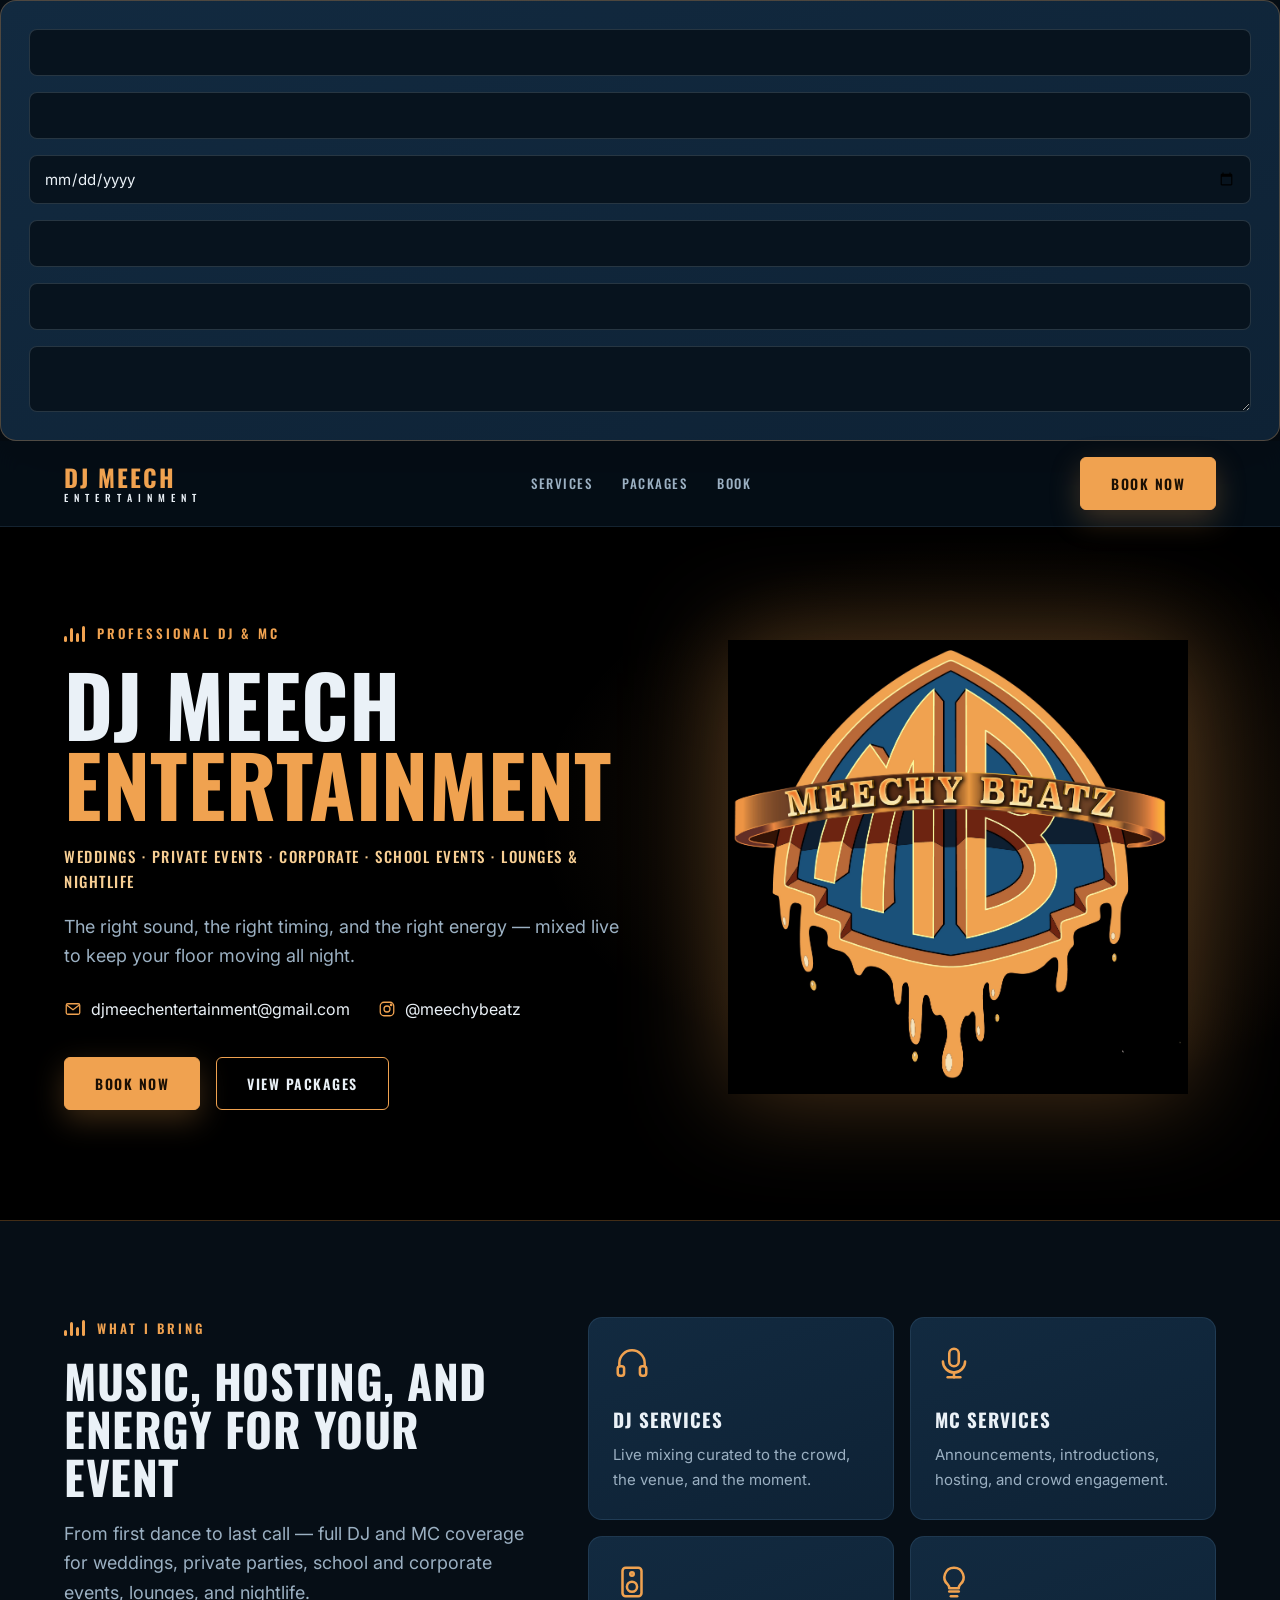
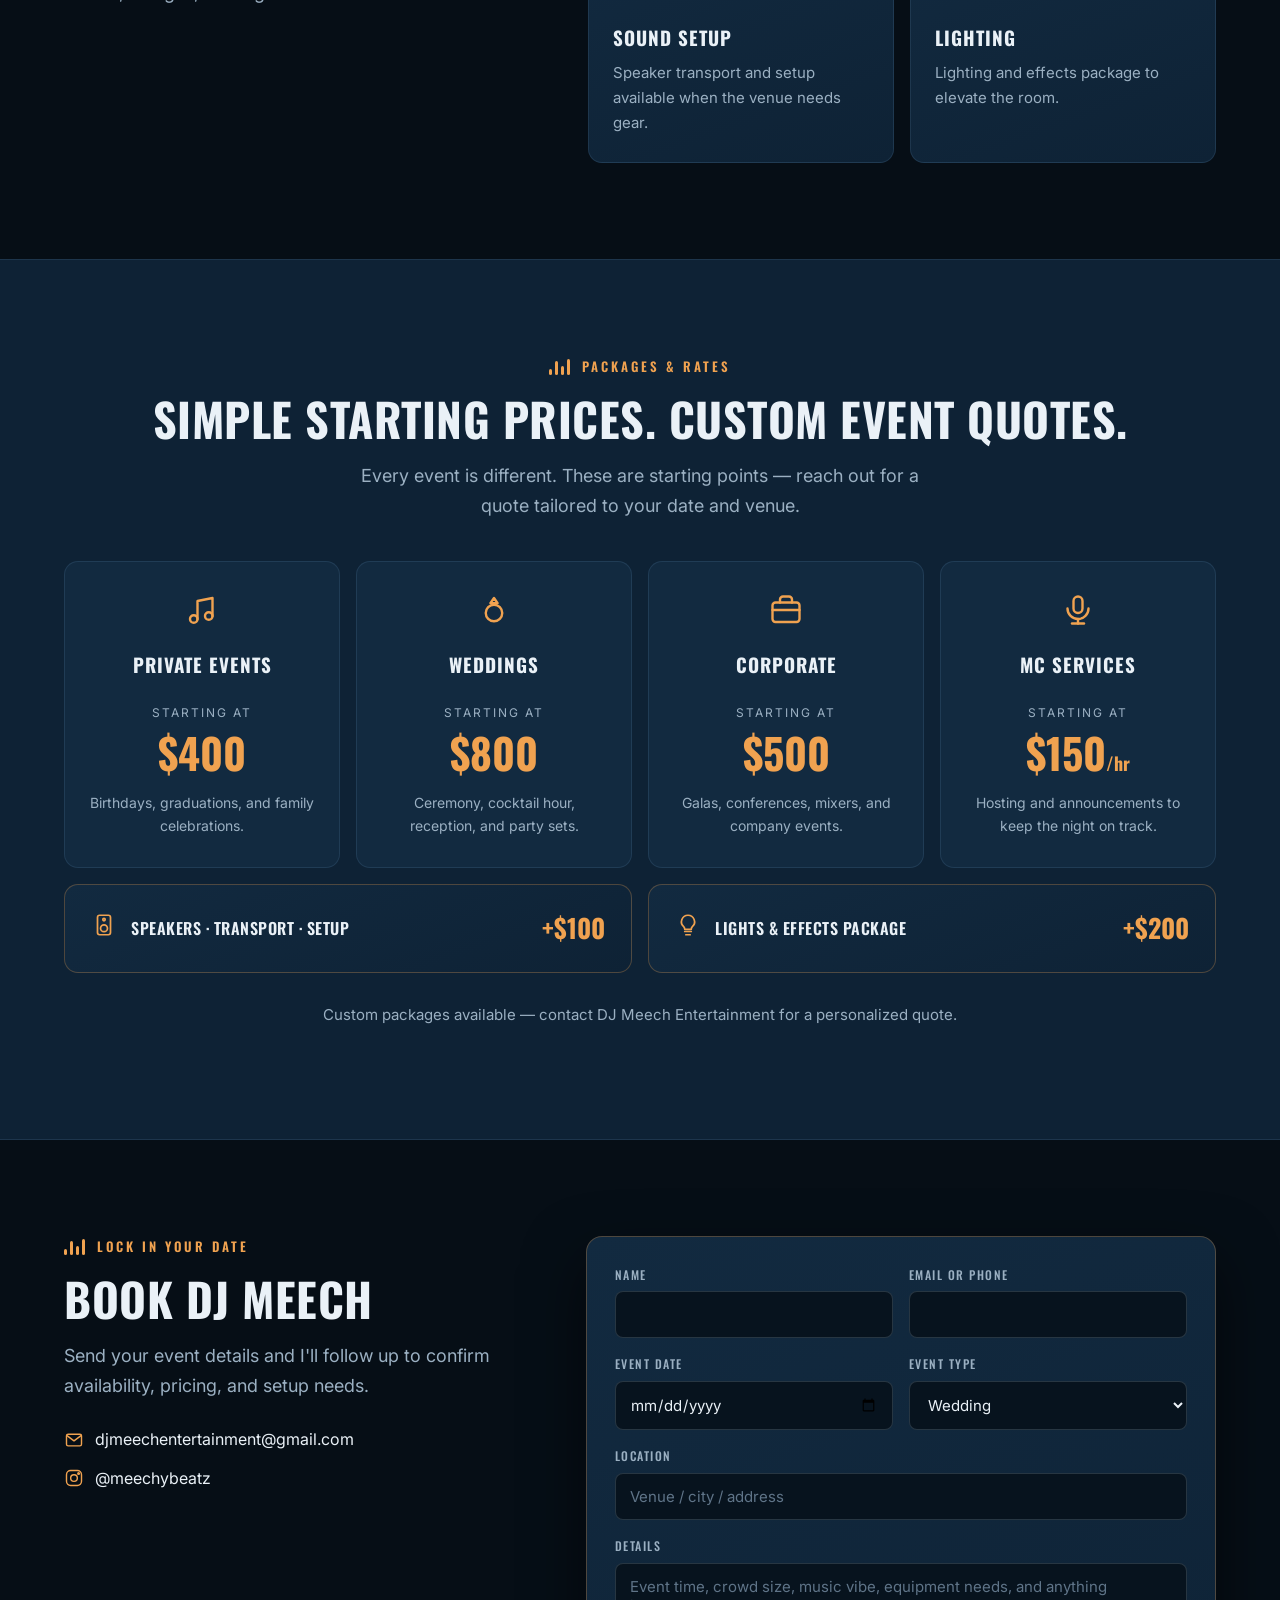
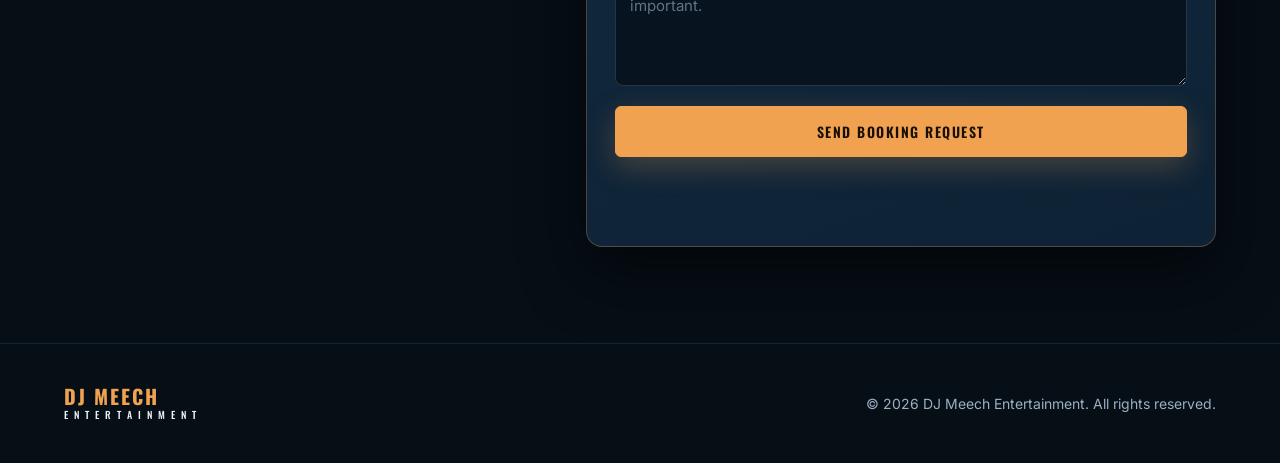
<file: index.html>
<!DOCTYPE html>
<html lang="en">
<head>
  <meta charset="UTF-8" />
  <meta name="viewport" content="width=device-width, initial-scale=1.0" />
  <title>DJ Meech Entertainment | Professional DJ &amp; MC for Weddings, Corporate &amp; Nightlife</title>
  <meta name="description" content="DJ Meech Entertainment — professional DJ and MC services for weddings, private parties, corporate events, and nightlife. Book your date today." />
  <link rel="preconnect" href="https://fonts.googleapis.com" />
  <link rel="preconnect" href="https://fonts.gstatic.com" crossorigin />
  <link href="https://fonts.googleapis.com/css2?family=Oswald:wght@500;600;700&family=Inter:wght@400;500;600&display=swap" rel="stylesheet" />
  <link rel="stylesheet" href="style.css" />
</head>
<body>
  <form name="booking" netlify hidden>
  <input type="text" name="name">
  <input type="text" name="contact">
  <input type="date" name="date">
  <input type="text" name="type">
  <input type="text" name="location">
  <textarea name="details"></textarea>
</form>
  <nav class="navbar">
    <a class="wordmark" href="#home">
      <b>DJ MEECH</b>
      <small>ENTERTAINMENT</small>
    </a>
    <div class="nav-links">
      <a href="#services">Services</a>
      <a href="#packages">Packages</a>
      <a href="#booking">Book</a>
    </div>
    <a class="button primary" href="#booking">Book Now</a>
  </nav>

  <header class="hero" id="home">
    <div class="hero-grid">
      <div class="hero-copy">
        <p class="eyebrow">
          <span class="eq"><span></span><span></span><span></span><span></span></span>
          Professional DJ &amp; MC
        </p>
        <h1>DJ Meech<br /><span class="brand-line">Entertainment</span></h1>
        <p class="event-line">Weddings · Private events · Corporate · School events · Lounges &amp; nightlife</p>
        <p class="lead">The right sound, the right timing, and the right energy — mixed live to keep your floor moving all night.</p>

        <div class="quick-contact">
          <a href="mailto:djmeechentertainment@gmail.com">
            <svg width="18" height="18" viewBox="0 0 24 24" fill="none" stroke="#f0a250" stroke-width="1.7" stroke-linecap="round" stroke-linejoin="round"><rect x="3" y="5" width="18" height="14" rx="2"/><path d="M4 7l8 6 8-6"/></svg>
            djmeechentertainment@gmail.com
          </a>
          <a href="https://instagram.com/meechybeatz" target="_blank" rel="noopener">
            <svg width="18" height="18" viewBox="0 0 24 24" fill="none" stroke="#f0a250" stroke-width="1.7" stroke-linecap="round" stroke-linejoin="round"><rect x="3" y="3" width="18" height="18" rx="5"/><circle cx="12" cy="12" r="4"/><circle cx="17.5" cy="6.5" r="1"/></svg>
            @meechybeatz
          </a>
        </div>

        <div class="hero-buttons">
          <a href="#booking" class="button primary">Book Now</a>
          <a href="#packages" class="button secondary">View Packages</a>
        </div>
      </div>

      <div class="logo-stage">
        <img src="assets/dj-meech-logo.jpg" alt="DJ Meech Entertainment — Meechy Beatz logo" />
      </div>
    </div>
  </header>

  <main>
    <!-- Services -->
    <section class="section" id="services">
      <div class="section-inner services-inner">
        <div class="section-copy">
          <p class="eyebrow">
            <span class="eq"><span></span><span></span><span></span><span></span></span>
            What I bring
          </p>
          <h2>Music, hosting, and energy for your event</h2>
          <p class="lead">From first dance to last call — full DJ and MC coverage for weddings, private parties, school and corporate events, lounges, and nightlife.</p>
        </div>

        <div class="card-grid">
          <article class="feature">
            <div class="ico">
              <svg width="38" height="38" viewBox="0 0 24 24" fill="none" stroke="currentColor" stroke-width="1.6" stroke-linecap="round" stroke-linejoin="round"><path d="M4 14v-2a8 8 0 0 1 16 0v2"/><rect x="3" y="14" width="4" height="6" rx="1.5"/><rect x="17" y="14" width="4" height="6" rx="1.5"/></svg>
            </div>
            <h3>DJ Services</h3>
            <p>Live mixing curated to the crowd, the venue, and the moment.</p>
          </article>

          <article class="feature">
            <div class="ico">
              <svg width="38" height="38" viewBox="0 0 24 24" fill="none" stroke="currentColor" stroke-width="1.6" stroke-linecap="round" stroke-linejoin="round"><rect x="9" y="3" width="6" height="11" rx="3"/><path d="M5 11a7 7 0 0 0 14 0"/><line x1="12" y1="18" x2="12" y2="21"/><line x1="8" y1="21" x2="16" y2="21"/></svg>
            </div>
            <h3>MC Services</h3>
            <p>Announcements, introductions, hosting, and crowd engagement.</p>
          </article>

          <article class="feature">
            <div class="ico">
              <svg width="38" height="38" viewBox="0 0 24 24" fill="none" stroke="currentColor" stroke-width="1.6" stroke-linecap="round" stroke-linejoin="round"><rect x="6" y="3" width="12" height="18" rx="2"/><circle cx="12" cy="15" r="3.2"/><circle cx="12" cy="7" r="1.1"/></svg>
            </div>
            <h3>Sound Setup</h3>
            <p>Speaker transport and setup available when the venue needs gear.</p>
          </article>

          <article class="feature">
            <div class="ico">
              <svg width="38" height="38" viewBox="0 0 24 24" fill="none" stroke="currentColor" stroke-width="1.6" stroke-linecap="round" stroke-linejoin="round"><path d="M9 18h6"/><path d="M10 21h4"/><path d="M12 3a6 6 0 0 0-4 10.5c.6.6 1 1.4 1 2.5h6c0-1.1.4-1.9 1-2.5A6 6 0 0 0 12 3Z"/></svg>
            </div>
            <h3>Lighting</h3>
            <p>Lighting and effects package to elevate the room.</p>
          </article>
        </div>
      </div>
    </section>

    <!-- Packages -->
    <section class="section band" id="packages">
      <div class="section-inner">
        <div class="center">
          <p class="eyebrow">
            <span class="eq"><span></span><span></span><span></span><span></span></span>
            Packages &amp; rates
          </p>
          <h2>Simple starting prices. Custom event quotes.</h2>
          <p class="lead">Every event is different. These are starting points — reach out for a quote tailored to your date and venue.</p>
        </div>

        <div class="rate-grid">
          <article class="rate-card">
            <div class="ico">
              <svg width="36" height="36" viewBox="0 0 24 24" fill="none" stroke="currentColor" stroke-width="1.6" stroke-linecap="round" stroke-linejoin="round"><path d="M9 18V6l10-2v12"/><circle cx="6.5" cy="18" r="2.5"/><circle cx="16.5" cy="16" r="2.5"/></svg>
            </div>
            <h3>Private Events</h3>
            <span class="from">Starting at</span>
            <div class="price">$400</div>
            <p class="desc">Birthdays, graduations, and family celebrations.</p>
          </article>

          <article class="rate-card">
            <div class="ico">
              <svg width="36" height="36" viewBox="0 0 24 24" fill="none" stroke="currentColor" stroke-width="1.6" stroke-linecap="round" stroke-linejoin="round"><circle cx="12" cy="14" r="5.5"/><path d="M12 4l2.4 3.4H9.6L12 4Z"/></svg>
            </div>
            <h3>Weddings</h3>
            <span class="from">Starting at</span>
            <div class="price">$800</div>
            <p class="desc">Ceremony, cocktail hour, reception, and party sets.</p>
          </article>

          <article class="rate-card">
            <div class="ico">
              <svg width="36" height="36" viewBox="0 0 24 24" fill="none" stroke="currentColor" stroke-width="1.6" stroke-linecap="round" stroke-linejoin="round"><rect x="3" y="7" width="18" height="13" rx="2"/><path d="M8 7V5a2 2 0 0 1 2-2h4a2 2 0 0 1 2 2v2"/><line x1="3" y1="12" x2="21" y2="12"/></svg>
            </div>
            <h3>Corporate</h3>
            <span class="from">Starting at</span>
            <div class="price">$500</div>
            <p class="desc">Galas, conferences, mixers, and company events.</p>
          </article>

          <article class="rate-card">
            <div class="ico">
              <svg width="36" height="36" viewBox="0 0 24 24" fill="none" stroke="currentColor" stroke-width="1.6" stroke-linecap="round" stroke-linejoin="round"><rect x="9" y="3" width="6" height="11" rx="3"/><path d="M5 11a7 7 0 0 0 14 0"/><line x1="12" y1="18" x2="12" y2="21"/><line x1="8" y1="21" x2="16" y2="21"/></svg>
            </div>
            <h3>MC Services</h3>
            <span class="from">Starting at</span>
            <div class="price">$150<span style="font-size:18px">/hr</span></div>
            <p class="desc">Hosting and announcements to keep the night on track.</p>
          </article>
        </div>

        <div class="addons">
          <div class="addon">
            <span class="label">
              <span class="ico">
                <svg width="26" height="26" viewBox="0 0 24 24" fill="none" stroke="currentColor" stroke-width="1.6" stroke-linecap="round" stroke-linejoin="round"><rect x="6" y="3" width="12" height="18" rx="2"/><circle cx="12" cy="15" r="3.2"/><circle cx="12" cy="7" r="1.1"/></svg>
              </span>
              <b>Speakers · Transport · Setup</b>
            </span>
            <span class="plus">+$100</span>
          </div>
          <div class="addon">
            <span class="label">
              <span class="ico">
                <svg width="26" height="26" viewBox="0 0 24 24" fill="none" stroke="currentColor" stroke-width="1.6" stroke-linecap="round" stroke-linejoin="round"><path d="M9 18h6"/><path d="M10 21h4"/><path d="M12 3a6 6 0 0 0-4 10.5c.6.6 1 1.4 1 2.5h6c0-1.1.4-1.9 1-2.5A6 6 0 0 0 12 3Z"/></svg>
              </span>
              <b>Lights &amp; Effects Package</b>
            </span>
            <span class="plus">+$200</span>
          </div>
        </div>

        <p class="note">Custom packages available — contact DJ Meech Entertainment for a personalized quote.</p>
      </div>
    </section>

    <!-- Booking -->
    <section class="section" id="booking">
      <div class="section-inner booking-inner">
        <div>
          <p class="eyebrow">
            <span class="eq"><span></span><span></span><span></span><span></span></span>
            Lock in your date
          </p>
          <h2>Book DJ Meech</h2>
          <p class="lead">Send your event details and I'll follow up to confirm availability, pricing, and setup needs.</p>

          <div class="contact-list">
            <a href="mailto:djmeechentertainment@gmail.com">
              <svg width="20" height="20" viewBox="0 0 24 24" fill="none" stroke="currentColor" stroke-width="1.7" stroke-linecap="round" stroke-linejoin="round"><rect x="3" y="5" width="18" height="14" rx="2"/><path d="M4 7l8 6 8-6"/></svg>
              djmeechentertainment@gmail.com
            </a>
            <a href="https://instagram.com/meechybeatz" target="_blank" rel="noopener">
              <svg width="20" height="20" viewBox="0 0 24 24" fill="none" stroke="currentColor" stroke-width="1.7" stroke-linecap="round" stroke-linejoin="round"><rect x="3" y="3" width="18" height="18" rx="5"/><circle cx="12" cy="12" r="4"/><circle cx="17.5" cy="6.5" r="1"/></svg>
              @meechybeatz
            </a>
          </div>
        </div>

     <form
  id="bookingForm"
  name="booking"
  method="POST"
  data-netlify="true"
  netlify-honeypot="bot-field"
  action="/thank-you.html"
>
 
  <input type="hidden" name="form-name" value="booking">

          <p hidden>
            <label>
            Don't fill this out:
            <input name="bot-field">
            </label>
          </p>
          <div class="field-row">
            <label>Name
              <input type="text" name="name" autocomplete="name" required />
            </label>
            <label>Email or phone
              <input type="text" name="contact" required />
            </label>
          </div>

          <div class="field-row">
            <label>Event date
              <input type="date" name="date" required />
            </label>
            <label>Event type
              <select name="type">
                <option>Wedding</option>
                <option>Private Event</option>
                <option>Birthday Party</option>
                <option>Corporate Event</option>
                <option>School Event</option>
                <option>Lounge / Nightlife</option>
                <option>Other</option>
              </select>
            </label>
          </div>

          <label>Location
            <input type="text" name="location" placeholder="Venue / city / address" />
          </label>

          <label>Details
            <textarea name="details" rows="5" placeholder="Event time, crowd size, music vibe, equipment needs, and anything important."></textarea>
          </label>

          <button type="submit" class="button primary">Send Booking Request</button>
          <p class="form-status" id="formStatus" role="status" aria-live="polite"></p>
        </form>
      </div>
    </section> 
  </main>

  <footer>
    <div class="footer-inner">
      <a class="wordmark" href="#home">
        <b>DJ MEECH</b>
        <small>ENTERTAINMENT</small>
      </a>
      <p>© 2026 DJ Meech Entertainment. All rights reserved.</p>
    </div>
  </footer>
</body>
</html>
</file>
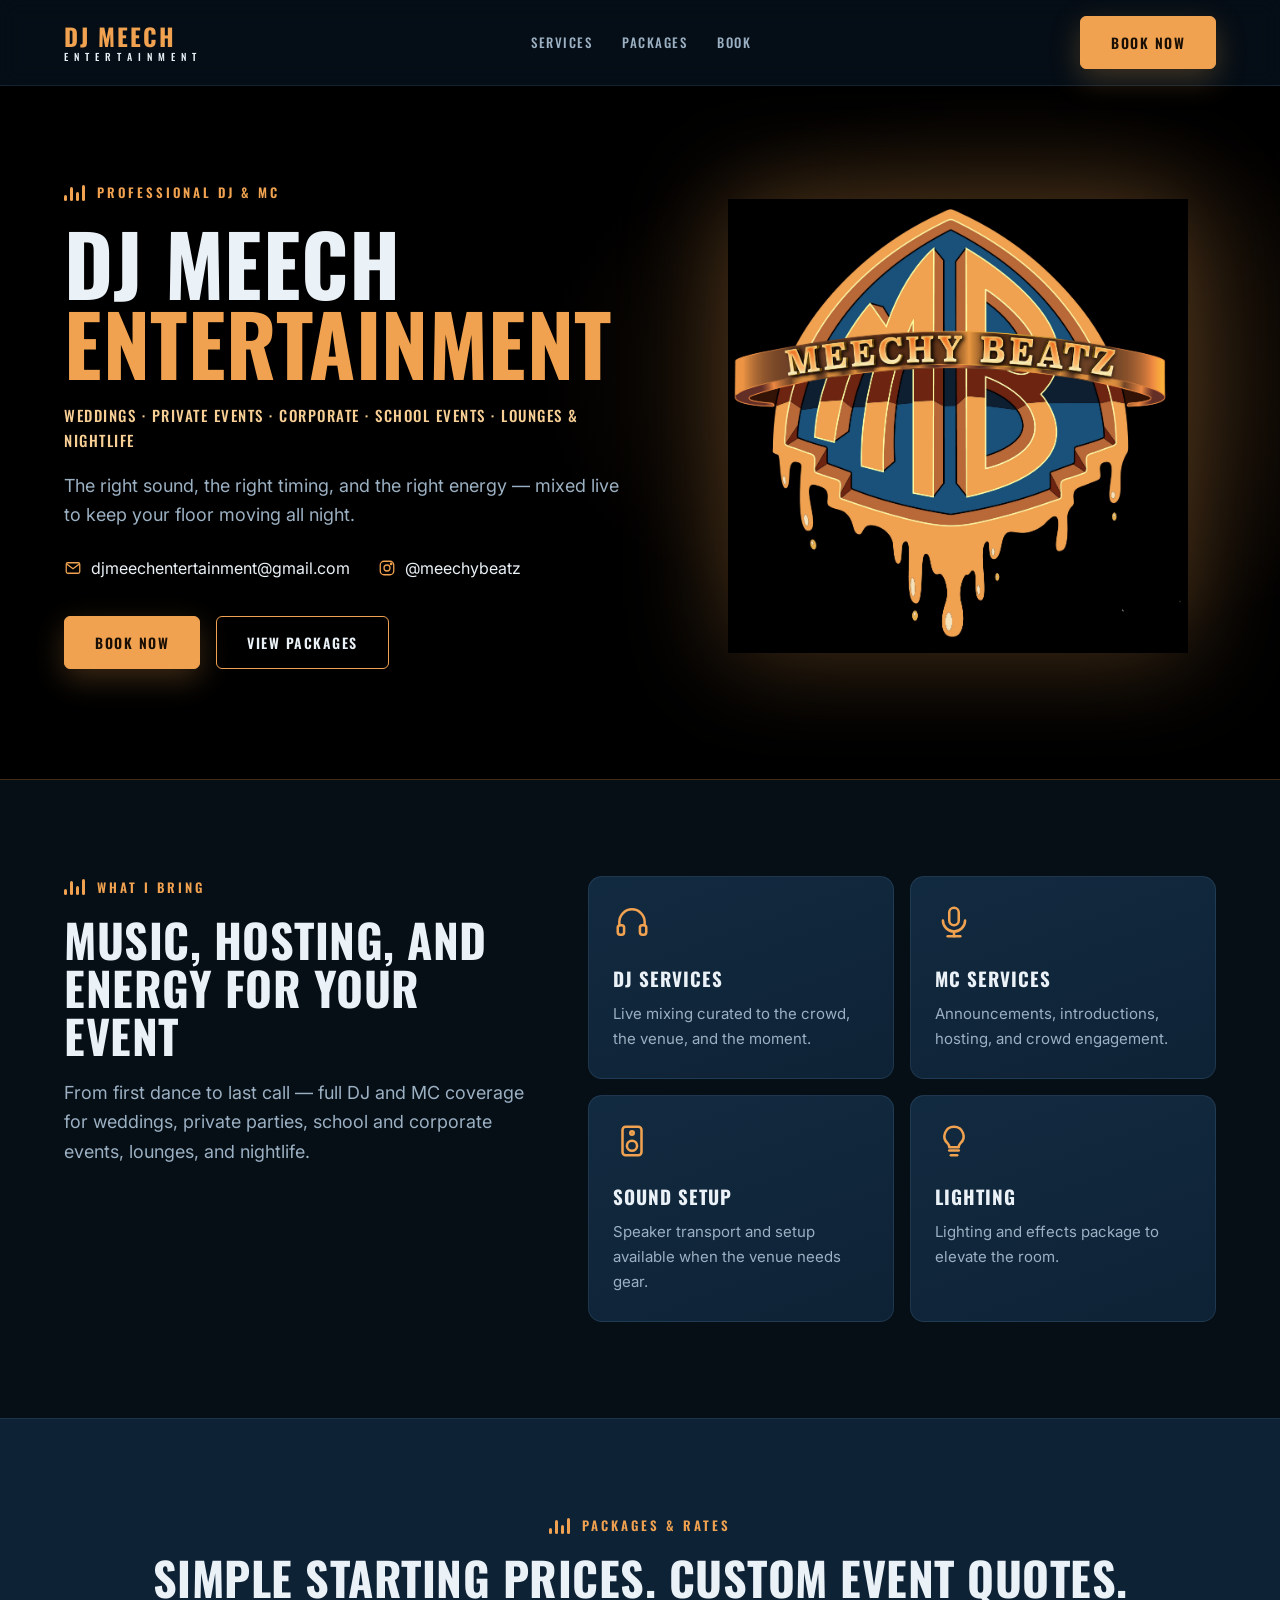
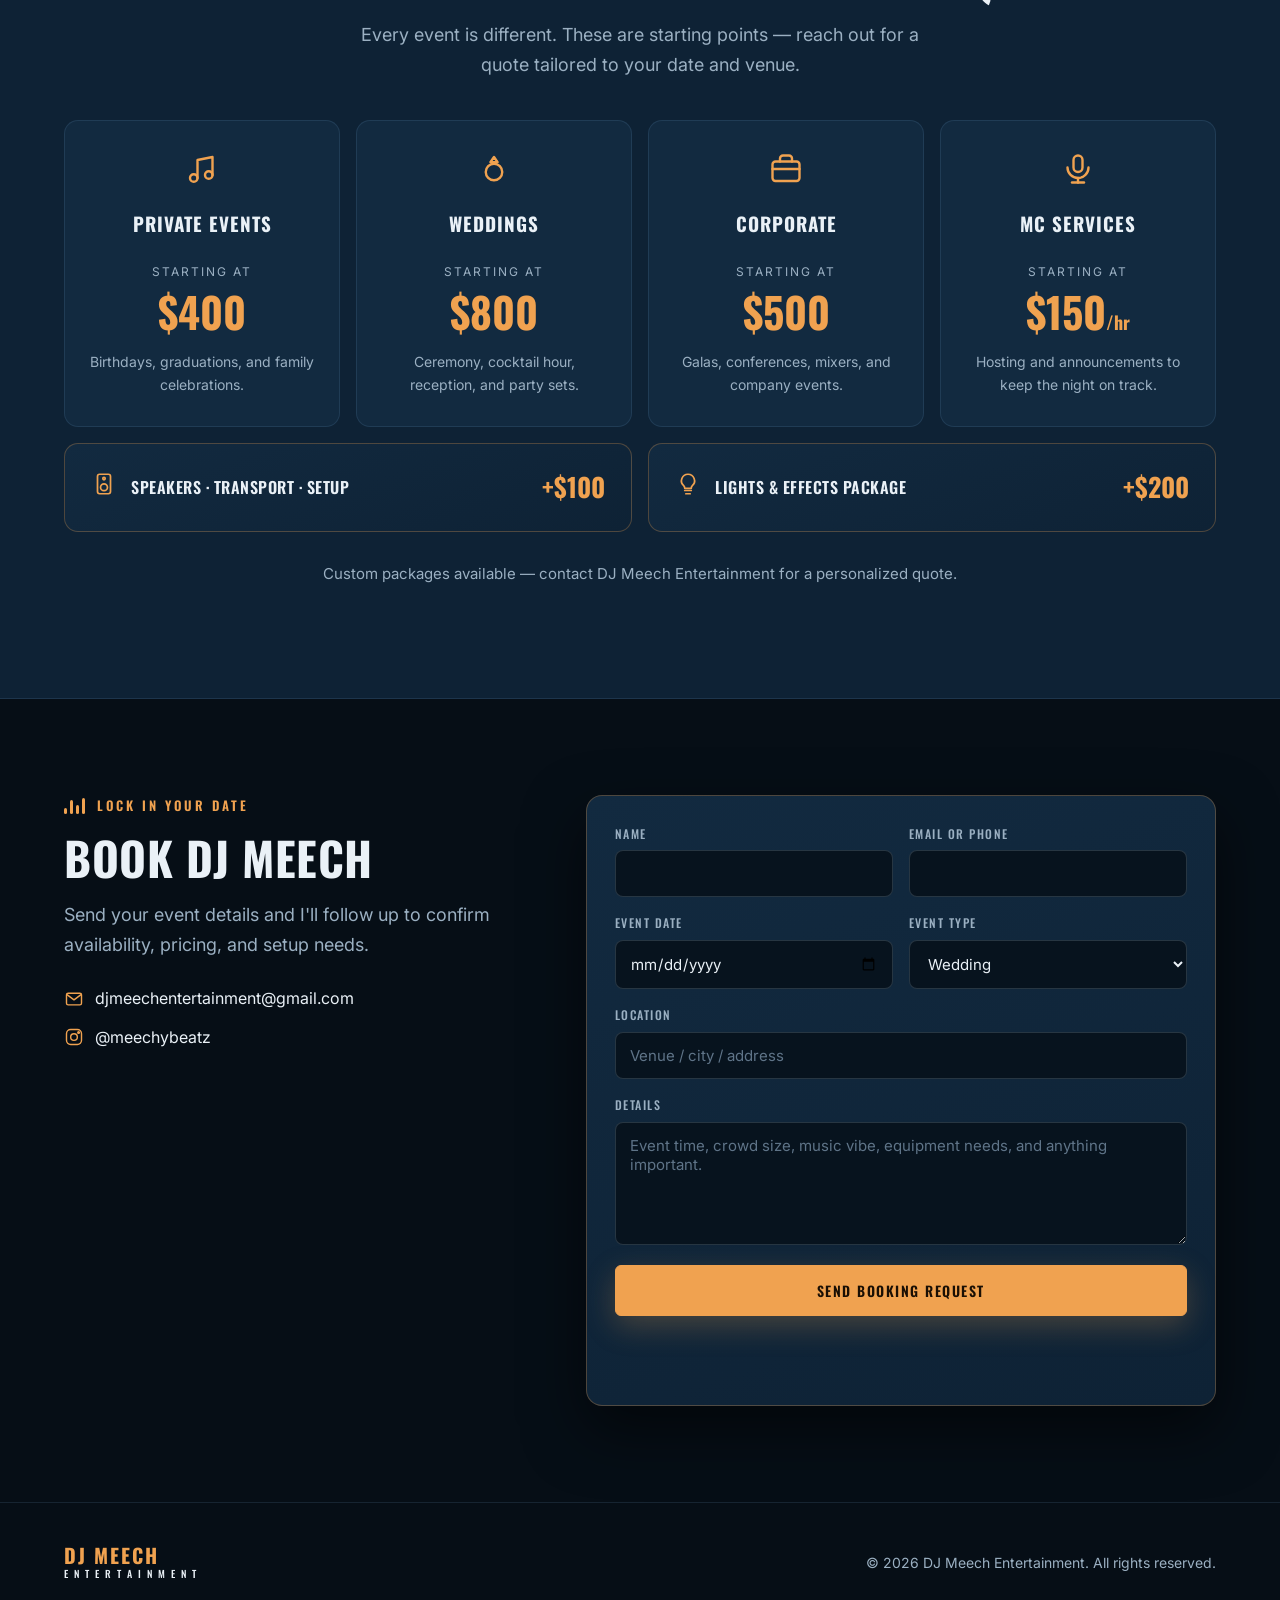
<file: dj-meech-website/index.html>
<!DOCTYPE html>
<html lang="en">
<head>
  <meta charset="UTF-8" />
  <meta name="viewport" content="width=device-width, initial-scale=1.0" />
  <title>DJ Meech Entertainment | Professional DJ &amp; MC for Weddings, Corporate &amp; Nightlife</title>
  <meta name="description" content="DJ Meech Entertainment — professional DJ and MC services for weddings, private parties, corporate events, and nightlife. Book your date today." />
  <link rel="preconnect" href="https://fonts.googleapis.com" />
  <link rel="preconnect" href="https://fonts.gstatic.com" crossorigin />
  <link href="https://fonts.googleapis.com/css2?family=Oswald:wght@500;600;700&family=Inter:wght@400;500;600&display=swap" rel="stylesheet" />
  <link rel="stylesheet" href="style.css" />
</head>
<body>
  <nav class="navbar">
    <a class="wordmark" href="#home">
      <b>DJ MEECH</b>
      <small>ENTERTAINMENT</small>
    </a>
    <div class="nav-links">
      <a href="#services">Services</a>
      <a href="#packages">Packages</a>
      <a href="#booking">Book</a>
    </div>
    <a class="button primary" href="#booking">Book Now</a>
  </nav>

  <header class="hero" id="home">
    <div class="hero-grid">
      <div class="hero-copy">
        <p class="eyebrow">
          <span class="eq"><span></span><span></span><span></span><span></span></span>
          Professional DJ &amp; MC
        </p>
        <h1>DJ Meech<br /><span class="brand-line">Entertainment</span></h1>
        <p class="event-line">Weddings · Private events · Corporate · School events · Lounges &amp; nightlife</p>
        <p class="lead">The right sound, the right timing, and the right energy — mixed live to keep your floor moving all night.</p>

        <div class="quick-contact">
          <a href="mailto:djmeechentertainment@gmail.com">
            <svg width="18" height="18" viewBox="0 0 24 24" fill="none" stroke="#f0a250" stroke-width="1.7" stroke-linecap="round" stroke-linejoin="round"><rect x="3" y="5" width="18" height="14" rx="2"/><path d="M4 7l8 6 8-6"/></svg>
            djmeechentertainment@gmail.com
          </a>
          <a href="https://instagram.com/meechybeatz" target="_blank" rel="noopener">
            <svg width="18" height="18" viewBox="0 0 24 24" fill="none" stroke="#f0a250" stroke-width="1.7" stroke-linecap="round" stroke-linejoin="round"><rect x="3" y="3" width="18" height="18" rx="5"/><circle cx="12" cy="12" r="4"/><circle cx="17.5" cy="6.5" r="1"/></svg>
            @meechybeatz
          </a>
        </div>

        <div class="hero-buttons">
          <a href="#booking" class="button primary">Book Now</a>
          <a href="#packages" class="button secondary">View Packages</a>
        </div>
      </div>

      <div class="logo-stage">
        <img src="assets/dj-meech-logo.jpg" alt="DJ Meech Entertainment — Meechy Beatz logo" />
      </div>
    </div>
  </header>

  <main>
    <!-- Services -->
    <section class="section" id="services">
      <div class="section-inner services-inner">
        <div class="section-copy">
          <p class="eyebrow">
            <span class="eq"><span></span><span></span><span></span><span></span></span>
            What I bring
          </p>
          <h2>Music, hosting, and energy for your event</h2>
          <p class="lead">From first dance to last call — full DJ and MC coverage for weddings, private parties, school and corporate events, lounges, and nightlife.</p>
        </div>

        <div class="card-grid">
          <article class="feature">
            <div class="ico">
              <svg width="38" height="38" viewBox="0 0 24 24" fill="none" stroke="currentColor" stroke-width="1.6" stroke-linecap="round" stroke-linejoin="round"><path d="M4 14v-2a8 8 0 0 1 16 0v2"/><rect x="3" y="14" width="4" height="6" rx="1.5"/><rect x="17" y="14" width="4" height="6" rx="1.5"/></svg>
            </div>
            <h3>DJ Services</h3>
            <p>Live mixing curated to the crowd, the venue, and the moment.</p>
          </article>

          <article class="feature">
            <div class="ico">
              <svg width="38" height="38" viewBox="0 0 24 24" fill="none" stroke="currentColor" stroke-width="1.6" stroke-linecap="round" stroke-linejoin="round"><rect x="9" y="3" width="6" height="11" rx="3"/><path d="M5 11a7 7 0 0 0 14 0"/><line x1="12" y1="18" x2="12" y2="21"/><line x1="8" y1="21" x2="16" y2="21"/></svg>
            </div>
            <h3>MC Services</h3>
            <p>Announcements, introductions, hosting, and crowd engagement.</p>
          </article>

          <article class="feature">
            <div class="ico">
              <svg width="38" height="38" viewBox="0 0 24 24" fill="none" stroke="currentColor" stroke-width="1.6" stroke-linecap="round" stroke-linejoin="round"><rect x="6" y="3" width="12" height="18" rx="2"/><circle cx="12" cy="15" r="3.2"/><circle cx="12" cy="7" r="1.1"/></svg>
            </div>
            <h3>Sound Setup</h3>
            <p>Speaker transport and setup available when the venue needs gear.</p>
          </article>

          <article class="feature">
            <div class="ico">
              <svg width="38" height="38" viewBox="0 0 24 24" fill="none" stroke="currentColor" stroke-width="1.6" stroke-linecap="round" stroke-linejoin="round"><path d="M9 18h6"/><path d="M10 21h4"/><path d="M12 3a6 6 0 0 0-4 10.5c.6.6 1 1.4 1 2.5h6c0-1.1.4-1.9 1-2.5A6 6 0 0 0 12 3Z"/></svg>
            </div>
            <h3>Lighting</h3>
            <p>Lighting and effects package to elevate the room.</p>
          </article>
        </div>
      </div>
    </section>

    <!-- Packages -->
    <section class="section band" id="packages">
      <div class="section-inner">
        <div class="center">
          <p class="eyebrow">
            <span class="eq"><span></span><span></span><span></span><span></span></span>
            Packages &amp; rates
          </p>
          <h2>Simple starting prices. Custom event quotes.</h2>
          <p class="lead">Every event is different. These are starting points — reach out for a quote tailored to your date and venue.</p>
        </div>

        <div class="rate-grid">
          <article class="rate-card">
            <div class="ico">
              <svg width="36" height="36" viewBox="0 0 24 24" fill="none" stroke="currentColor" stroke-width="1.6" stroke-linecap="round" stroke-linejoin="round"><path d="M9 18V6l10-2v12"/><circle cx="6.5" cy="18" r="2.5"/><circle cx="16.5" cy="16" r="2.5"/></svg>
            </div>
            <h3>Private Events</h3>
            <span class="from">Starting at</span>
            <div class="price">$400</div>
            <p class="desc">Birthdays, graduations, and family celebrations.</p>
          </article>

          <article class="rate-card">
            <div class="ico">
              <svg width="36" height="36" viewBox="0 0 24 24" fill="none" stroke="currentColor" stroke-width="1.6" stroke-linecap="round" stroke-linejoin="round"><circle cx="12" cy="14" r="5.5"/><path d="M12 4l2.4 3.4H9.6L12 4Z"/></svg>
            </div>
            <h3>Weddings</h3>
            <span class="from">Starting at</span>
            <div class="price">$800</div>
            <p class="desc">Ceremony, cocktail hour, reception, and party sets.</p>
          </article>

          <article class="rate-card">
            <div class="ico">
              <svg width="36" height="36" viewBox="0 0 24 24" fill="none" stroke="currentColor" stroke-width="1.6" stroke-linecap="round" stroke-linejoin="round"><rect x="3" y="7" width="18" height="13" rx="2"/><path d="M8 7V5a2 2 0 0 1 2-2h4a2 2 0 0 1 2 2v2"/><line x1="3" y1="12" x2="21" y2="12"/></svg>
            </div>
            <h3>Corporate</h3>
            <span class="from">Starting at</span>
            <div class="price">$500</div>
            <p class="desc">Galas, conferences, mixers, and company events.</p>
          </article>

          <article class="rate-card">
            <div class="ico">
              <svg width="36" height="36" viewBox="0 0 24 24" fill="none" stroke="currentColor" stroke-width="1.6" stroke-linecap="round" stroke-linejoin="round"><rect x="9" y="3" width="6" height="11" rx="3"/><path d="M5 11a7 7 0 0 0 14 0"/><line x1="12" y1="18" x2="12" y2="21"/><line x1="8" y1="21" x2="16" y2="21"/></svg>
            </div>
            <h3>MC Services</h3>
            <span class="from">Starting at</span>
            <div class="price">$150<span style="font-size:18px">/hr</span></div>
            <p class="desc">Hosting and announcements to keep the night on track.</p>
          </article>
        </div>

        <div class="addons">
          <div class="addon">
            <span class="label">
              <span class="ico">
                <svg width="26" height="26" viewBox="0 0 24 24" fill="none" stroke="currentColor" stroke-width="1.6" stroke-linecap="round" stroke-linejoin="round"><rect x="6" y="3" width="12" height="18" rx="2"/><circle cx="12" cy="15" r="3.2"/><circle cx="12" cy="7" r="1.1"/></svg>
              </span>
              <b>Speakers · Transport · Setup</b>
            </span>
            <span class="plus">+$100</span>
          </div>
          <div class="addon">
            <span class="label">
              <span class="ico">
                <svg width="26" height="26" viewBox="0 0 24 24" fill="none" stroke="currentColor" stroke-width="1.6" stroke-linecap="round" stroke-linejoin="round"><path d="M9 18h6"/><path d="M10 21h4"/><path d="M12 3a6 6 0 0 0-4 10.5c.6.6 1 1.4 1 2.5h6c0-1.1.4-1.9 1-2.5A6 6 0 0 0 12 3Z"/></svg>
              </span>
              <b>Lights &amp; Effects Package</b>
            </span>
            <span class="plus">+$200</span>
          </div>
        </div>

        <p class="note">Custom packages available — contact DJ Meech Entertainment for a personalized quote.</p>
      </div>
    </section>

    <!-- Booking -->
    <section class="section" id="booking">
      <div class="section-inner booking-inner">
        <div>
          <p class="eyebrow">
            <span class="eq"><span></span><span></span><span></span><span></span></span>
            Lock in your date
          </p>
          <h2>Book DJ Meech</h2>
          <p class="lead">Send your event details and I'll follow up to confirm availability, pricing, and setup needs.</p>

          <div class="contact-list">
            <a href="mailto:djmeechentertainment@gmail.com">
              <svg width="20" height="20" viewBox="0 0 24 24" fill="none" stroke="currentColor" stroke-width="1.7" stroke-linecap="round" stroke-linejoin="round"><rect x="3" y="5" width="18" height="14" rx="2"/><path d="M4 7l8 6 8-6"/></svg>
              djmeechentertainment@gmail.com
            </a>
            <a href="https://instagram.com/meechybeatz" target="_blank" rel="noopener">
              <svg width="20" height="20" viewBox="0 0 24 24" fill="none" stroke="currentColor" stroke-width="1.7" stroke-linecap="round" stroke-linejoin="round"><rect x="3" y="3" width="18" height="18" rx="5"/><circle cx="12" cy="12" r="4"/><circle cx="17.5" cy="6.5" r="1"/></svg>
              @meechybeatz
            </a>
          </div>
        </div>

        <form id="bookingForm" action="mailto:djmeechentertainment@gmail.com" method="post" enctype="text/plain">
          <div class="field-row">
            <label>Name
              <input type="text" name="name" autocomplete="name" required />
            </label>
            <label>Email or phone
              <input type="text" name="contact" required />
            </label>
          </div>

          <div class="field-row">
            <label>Event date
              <input type="date" name="date" required />
            </label>
            <label>Event type
              <select name="type">
                <option>Wedding</option>
                <option>Private Event</option>
                <option>Birthday Party</option>
                <option>Corporate Event</option>
                <option>School Event</option>
                <option>Lounge / Nightlife</option>
                <option>Other</option>
              </select>
            </label>
          </div>

          <label>Location
            <input type="text" name="location" placeholder="Venue / city / address" />
          </label>

          <label>Details
            <textarea name="details" rows="5" placeholder="Event time, crowd size, music vibe, equipment needs, and anything important."></textarea>
          </label>

          <button type="submit" class="button primary">Send Booking Request</button>
          <p class="form-status" id="formStatus" role="status" aria-live="polite"></p>
        </form>
      </div>
    </section>
  </main>

  <footer>
    <div class="footer-inner">
      <a class="wordmark" href="#home">
        <b>DJ MEECH</b>
        <small>ENTERTAINMENT</small>
      </a>
      <p>© 2026 DJ Meech Entertainment. All rights reserved.</p>
    </div>
  </footer>

  <script>
    // Build a reliable mailto from the form fields (plain mailto POST fails silently in most browsers).
    (function () {
      var form = document.getElementById('bookingForm');
      var status = document.getElementById('formStatus');
      if (!form) return;
      form.addEventListener('submit', function (e) {
        e.preventDefault();
        var f = form.elements;
        var subject = 'Booking request — ' + (f.name.value || 'New event');
        var body =
          'Name: ' + f.name.value + '\n' +
          'Contact: ' + f.contact.value + '\n' +
          'Event date: ' + f.date.value + '\n' +
          'Event type: ' + f.type.value + '\n' +
          'Location: ' + f.location.value + '\n\n' +
          'Details:\n' + f.details.value + '\n';
        var href = 'mailto:djmeechentertainment@gmail.com' +
          '?subject=' + encodeURIComponent(subject) +
          '&body=' + encodeURIComponent(body);
        window.location.href = href;
        status.textContent = 'Opening your email app to send the request…';
      });
    })();
  </script>
</body>
</html>
</file>
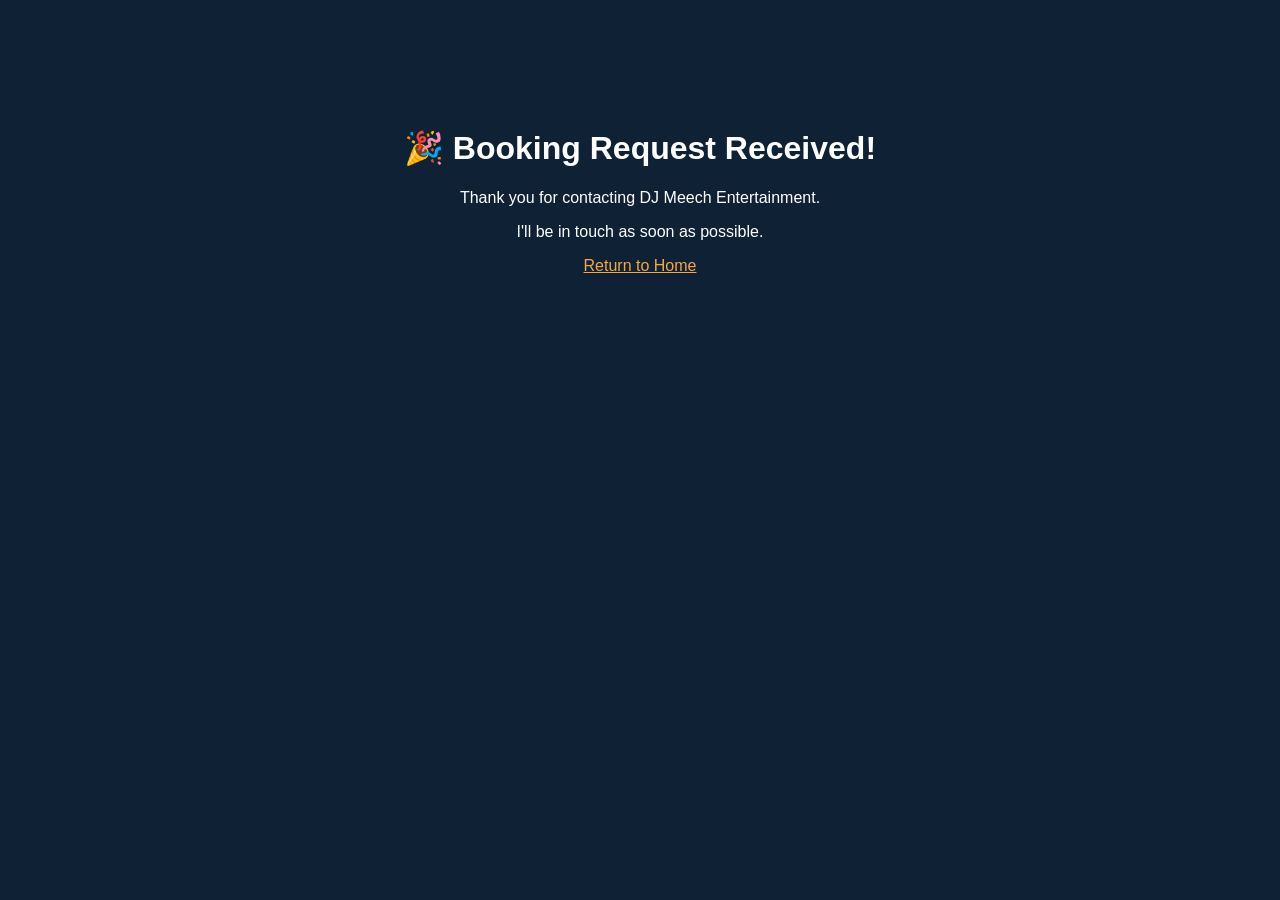
<file: thank-you.html>
<!DOCTYPE html>
<html>
<head>
  <title>Thank You</title>
</head>
<body style="font-family:Arial;text-align:center;padding:100px;background:#0f2235;color:white;">
  <h1>🎉 Booking Request Received!</h1>
  <p>Thank you for contacting DJ Meech Entertainment.</p>
  <p>I'll be in touch as soon as possible.</p>
  <a href="/" style="color:#f5a742;">Return to Home</a>
</body>
</html>
</file>
<file: style.css>
/* DJ Meech Entertainment — palette derived directly from the logo:
   gold #F0A250, navy #1A517A, bronze #6D2411 */

* {
  box-sizing: border-box;
}

:root {
  --black: #000000;
  --base: #060e16;        /* page background, near-black navy */
  --navy: #0e2235;        /* section band */
  --card: #122a40;        /* card surface */
  --blue: #1a517a;        /* logo blue */
  --gold: #f0a250;        /* logo gold */
  --gold-soft: #f8cf94;   /* highlight gold */
  --bronze: #6d2411;
  --text: #eaf1f7;
  --muted: #9bb0c2;
  --line: rgba(240, 162, 80, 0.28);
  --line-cool: rgba(123, 170, 209, 0.14);
  --shadow: 0 24px 60px rgba(0, 0, 0, 0.55);
  --display: "Oswald", "Arial Narrow", sans-serif;
  --body: "Inter", "Helvetica Neue", Arial, sans-serif;
}

html {
  scroll-behavior: smooth;
}

body {
  margin: 0;
  font-family: var(--body);
  background: var(--base);
  color: var(--text);
  line-height: 1.65;
  -webkit-font-smoothing: antialiased;
}

a {
  color: inherit;
  text-decoration: none;
}

img {
  max-width: 100%;
  display: block;
}

/* ---------- Shared type ---------- */
.eyebrow {
  display: inline-flex;
  align-items: center;
  gap: 12px;
  font-family: var(--display);
  font-weight: 600;
  text-transform: uppercase;
  letter-spacing: 3px;
  font-size: 13px;
  color: var(--gold);
  margin: 0 0 18px;
}

/* equalizer signature mark */
.eq {
  display: inline-flex;
  align-items: flex-end;
  gap: 3px;
  height: 16px;
}
.eq span {
  width: 3px;
  background: var(--gold);
  border-radius: 2px;
  animation: eq 1.1s ease-in-out infinite;
}
.eq span:nth-child(1) { height: 6px;  animation-delay: 0s; }
.eq span:nth-child(2) { height: 14px; animation-delay: .18s; }
.eq span:nth-child(3) { height: 9px;  animation-delay: .36s; }
.eq span:nth-child(4) { height: 16px; animation-delay: .12s; }
@keyframes eq {
  0%, 100% { transform: scaleY(0.4); transform-origin: bottom; }
  50%      { transform: scaleY(1);   transform-origin: bottom; }
}

h1, h2, h3 {
  font-family: var(--display);
  font-weight: 700;
  text-transform: uppercase;
  margin: 0;
  letter-spacing: .5px;
}

h1 {
  font-size: clamp(44px, 7vw, 84px);
  line-height: 0.96;
}
.brand-line {
  display: block;
  color: var(--gold);
}
h2 {
  font-size: clamp(28px, 3.6vw, 46px);
  line-height: 1.04;
  margin-bottom: 16px;
}
h3 {
  font-size: 19px;
  letter-spacing: 1px;
}

.lead {
  color: var(--muted);
  font-size: 18px;
  max-width: 52ch;
}

.center { text-align: center; }
.center .eyebrow,
.center .lead { margin-left: auto; margin-right: auto; }
.center .lead { text-align: center; }

/* ---------- Buttons ---------- */
.button {
  display: inline-flex;
  align-items: center;
  justify-content: center;
  gap: 10px;
  font-family: var(--display);
  font-weight: 600;
  text-transform: uppercase;
  letter-spacing: 1.5px;
  font-size: 14px;
  padding: 14px 30px;
  border-radius: 6px;
  border: 1px solid var(--gold);
  cursor: pointer;
  transition: transform .15s ease, box-shadow .2s ease, background .2s ease, color .2s ease;
}
.button.primary {
  background: var(--gold);
  color: #1a0f04;
  box-shadow: 0 10px 30px rgba(240, 162, 80, 0.25);
}
.button.primary:hover {
  transform: translateY(-2px);
  background: var(--gold-soft);
  box-shadow: 0 14px 38px rgba(240, 162, 80, 0.38);
}
.button.secondary {
  background: transparent;
  color: var(--text);
}
.button.secondary:hover {
  transform: translateY(-2px);
  border-color: var(--gold-soft);
  color: var(--gold-soft);
}

/* ---------- Navbar ---------- */
.navbar {
  position: sticky;
  top: 0;
  z-index: 50;
  display: flex;
  align-items: center;
  justify-content: space-between;
  gap: 22px;
  padding: 16px 5vw;
  background: rgba(6, 14, 22, 0.82);
  backdrop-filter: blur(10px);
  border-bottom: 1px solid var(--line-cool);
}
.wordmark {
  display: grid;
  line-height: 1;
}
.wordmark b {
  font-family: var(--display);
  font-weight: 700;
  font-size: 24px;
  letter-spacing: 2px;
  color: var(--gold);
}
.wordmark small {
  font-family: var(--display);
  font-weight: 500;
  font-size: 10px;
  letter-spacing: 6px;
  color: var(--text);
  margin-top: 4px;
}
.nav-links {
  display: flex;
  gap: 30px;
  font-family: var(--display);
  font-weight: 500;
  text-transform: uppercase;
  letter-spacing: 1.5px;
  font-size: 13px;
}
.nav-links a {
  color: var(--muted);
  transition: color .2s ease;
}
.nav-links a:hover { color: var(--gold); }

/* ---------- Hero (pure black so the logo blends seamlessly) ---------- */
.hero {
  background:
    radial-gradient(60% 70% at 78% 42%, rgba(240, 162, 80, 0.16), transparent 60%),
    var(--black);
  padding: clamp(48px, 8vw, 96px) 5vw clamp(60px, 9vw, 110px);
  border-bottom: 1px solid var(--line);
}
.hero-grid {
  max-width: 1180px;
  margin: 0 auto;
  display: grid;
  grid-template-columns: 1.05fr 0.95fr;
  align-items: center;
  gap: clamp(30px, 5vw, 70px);
}
.event-line {
  font-family: var(--display);
  font-weight: 500;
  text-transform: uppercase;
  letter-spacing: 1.5px;
  font-size: 15px;
  color: var(--gold-soft);
  margin: 20px 0 8px;
}
.quick-contact {
  margin: 22px 0 0;
  color: var(--muted);
  font-size: 16px;
}
.quick-contact a {
  display: inline-flex;
  align-items: center;
  gap: 9px;
  color: var(--text);
  margin-right: 24px;
  line-height: 2;
  transition: color .2s ease;
}
.quick-contact a:hover { color: var(--gold); }
.quick-contact svg { flex: none; }

.hero-buttons {
  display: flex;
  gap: 16px;
  flex-wrap: wrap;
  margin-top: 32px;
}

.logo-stage {
  display: grid;
  place-items: center;
}
.logo-stage img {
  width: min(100%, 460px);
  filter: drop-shadow(0 0 50px rgba(240, 162, 80, 0.32));
  animation: rise .9s ease both;
}
@keyframes rise {
  from { opacity: 0; transform: translateY(18px) scale(.98); }
  to   { opacity: 1; transform: none; }
}

/* ---------- Section scaffolding ---------- */
.section {
  padding: clamp(56px, 8vw, 96px) 5vw;
}
.section-inner {
  max-width: 1180px;
  margin: 0 auto;
}
.band {
  background: var(--navy);
  border-top: 1px solid var(--line-cool);
  border-bottom: 1px solid var(--line-cool);
}

/* ---------- Services ---------- */
.services-inner {
  display: grid;
  grid-template-columns: 0.85fr 1.15fr;
  gap: clamp(34px, 5vw, 60px);
  align-items: start;
}
.card-grid {
  display: grid;
  grid-template-columns: repeat(2, 1fr);
  gap: 16px;
}
.feature {
  background: linear-gradient(160deg, var(--card), var(--navy));
  border: 1px solid var(--line-cool);
  border-radius: 14px;
  padding: 26px 24px;
  transition: transform .18s ease, border-color .2s ease;
}
.feature:hover {
  transform: translateY(-4px);
  border-color: var(--line);
}
.feature .ico {
  color: var(--gold);
  margin-bottom: 14px;
}
.feature h3 { color: var(--text); margin-bottom: 8px; }
.feature p { color: var(--muted); font-size: 15px; margin: 0; }

/* ---------- Packages ---------- */
.rate-grid {
  display: grid;
  grid-template-columns: repeat(4, 1fr);
  gap: 16px;
  margin-top: 40px;
}
.rate-card {
  position: relative;
  background: var(--card);
  border: 1px solid var(--line-cool);
  border-radius: 14px;
  padding: 30px 22px;
  text-align: center;
  transition: transform .18s ease, border-color .2s ease;
}
.rate-card:hover {
  transform: translateY(-4px);
  border-color: var(--line);
}
.rate-card .ico {
  color: var(--gold);
  margin: 0 auto 14px;
}
.rate-card h3 { color: var(--text); margin-bottom: 18px; }
.rate-card .from {
  font-size: 12px;
  letter-spacing: 2px;
  text-transform: uppercase;
  color: var(--muted);
}
.rate-card .price {
  font-family: var(--display);
  font-weight: 700;
  font-size: 42px;
  line-height: 1;
  color: var(--gold);
  margin: 6px 0 18px;
}
.rate-card p.desc {
  color: var(--muted);
  font-size: 14px;
  margin: 0;
}

.addons {
  margin-top: 16px;
  display: grid;
  grid-template-columns: 1fr 1fr;
  gap: 16px;
}
.addon {
  display: flex;
  align-items: center;
  justify-content: space-between;
  gap: 16px;
  background: linear-gradient(160deg, var(--card), var(--navy));
  border: 1px solid var(--line);
  border-radius: 14px;
  padding: 22px 26px;
}
.addon .label {
  display: flex;
  align-items: center;
  gap: 14px;
}
.addon .label .ico { color: var(--gold); }
.addon b { font-family: var(--display); font-weight: 600; letter-spacing: .5px; font-size: 16px; text-transform: uppercase; }
.addon .plus {
  font-family: var(--display);
  font-weight: 700;
  font-size: 26px;
  color: var(--gold);
  white-space: nowrap;
}
.note {
  text-align: center;
  color: var(--muted);
  margin-top: 30px;
  font-size: 15px;
}

/* ---------- Booking ---------- */
.booking-inner {
  display: grid;
  grid-template-columns: 0.85fr 1.15fr;
  gap: clamp(34px, 5vw, 56px);
  align-items: start;
}
.contact-list {
  margin-top: 26px;
  display: grid;
  gap: 12px;
}
.contact-list a {
  display: inline-flex;
  align-items: center;
  gap: 11px;
  color: var(--text);
  transition: color .2s ease;
}
.contact-list a:hover { color: var(--gold); }
.contact-list svg { color: var(--gold); flex: none; }

form {
  background: linear-gradient(160deg, var(--card), var(--navy));
  border: 1px solid var(--line);
  border-radius: 16px;
  padding: 28px;
  display: grid;
  gap: 16px;
  box-shadow: var(--shadow);
}
.field-row {
  display: grid;
  grid-template-columns: 1fr 1fr;
  gap: 16px;
}
label {
  display: grid;
  gap: 7px;
  font-family: var(--display);
  font-weight: 500;
  text-transform: uppercase;
  letter-spacing: 1.5px;
  font-size: 12px;
  color: var(--muted);
}
input, select, textarea {
  width: 100%;
  padding: 13px 14px;
  border-radius: 8px;
  border: 1px solid rgba(155, 176, 194, 0.22);
  background: #07131e;
  color: var(--text);
  font-family: var(--body);
  font-size: 15px;
  transition: border-color .2s ease, box-shadow .2s ease;
}
input::placeholder, textarea::placeholder { color: #5f7488; }
input:focus, select:focus, textarea:focus {
  outline: none;
  border-color: var(--gold);
  box-shadow: 0 0 0 3px rgba(240, 162, 80, 0.18);
}
textarea { resize: vertical; }
form .button { width: 100%; margin-top: 4px; }
.form-status {
  font-size: 14px;
  color: var(--gold-soft);
  min-height: 1.2em;
}

/* ---------- Footer ---------- */
footer {
  border-top: 1px solid var(--line-cool);
  padding: 34px 5vw;
}
.footer-inner {
  max-width: 1180px;
  margin: 0 auto;
  display: flex;
  align-items: center;
  justify-content: space-between;
  gap: 22px;
  flex-wrap: wrap;
  color: var(--muted);
  font-size: 14px;
}
.footer-inner .wordmark b { font-size: 20px; }

/* ---------- Responsive ---------- */
@media (max-width: 920px) {
  .nav-links { display: none; }
  .hero-grid,
  .services-inner,
  .booking-inner {
    grid-template-columns: 1fr;
  }
  .logo-stage { order: -1; }
  .logo-stage img { width: min(78%, 360px); }
  .rate-grid { grid-template-columns: repeat(2, 1fr); }
}
@media (max-width: 560px) {
  .card-grid,
  .rate-grid,
  .addons,
  .field-row {
    grid-template-columns: 1fr;
  }
  .quick-contact a { display: flex; margin: 0; }
  .hero-buttons { flex-direction: column; align-items: stretch; }
  .footer-inner { flex-direction: column; align-items: flex-start; }
}

@media (prefers-reduced-motion: reduce) {
  * { animation: none !important; scroll-behavior: auto; transition: none !important; }
}
</file>
<file: dj-meech-website/style.css>
/* DJ Meech Entertainment — palette derived directly from the logo:
   gold #F0A250, navy #1A517A, bronze #6D2411 */

* {
  box-sizing: border-box;
}

:root {
  --black: #000000;
  --base: #060e16;        /* page background, near-black navy */
  --navy: #0e2235;        /* section band */
  --card: #122a40;        /* card surface */
  --blue: #1a517a;        /* logo blue */
  --gold: #f0a250;        /* logo gold */
  --gold-soft: #f8cf94;   /* highlight gold */
  --bronze: #6d2411;
  --text: #eaf1f7;
  --muted: #9bb0c2;
  --line: rgba(240, 162, 80, 0.28);
  --line-cool: rgba(123, 170, 209, 0.14);
  --shadow: 0 24px 60px rgba(0, 0, 0, 0.55);
  --display: "Oswald", "Arial Narrow", sans-serif;
  --body: "Inter", "Helvetica Neue", Arial, sans-serif;
}

html {
  scroll-behavior: smooth;
}

body {
  margin: 0;
  font-family: var(--body);
  background: var(--base);
  color: var(--text);
  line-height: 1.65;
  -webkit-font-smoothing: antialiased;
}

a {
  color: inherit;
  text-decoration: none;
}

img {
  max-width: 100%;
  display: block;
}

/* ---------- Shared type ---------- */
.eyebrow {
  display: inline-flex;
  align-items: center;
  gap: 12px;
  font-family: var(--display);
  font-weight: 600;
  text-transform: uppercase;
  letter-spacing: 3px;
  font-size: 13px;
  color: var(--gold);
  margin: 0 0 18px;
}

/* equalizer signature mark */
.eq {
  display: inline-flex;
  align-items: flex-end;
  gap: 3px;
  height: 16px;
}
.eq span {
  width: 3px;
  background: var(--gold);
  border-radius: 2px;
  animation: eq 1.1s ease-in-out infinite;
}
.eq span:nth-child(1) { height: 6px;  animation-delay: 0s; }
.eq span:nth-child(2) { height: 14px; animation-delay: .18s; }
.eq span:nth-child(3) { height: 9px;  animation-delay: .36s; }
.eq span:nth-child(4) { height: 16px; animation-delay: .12s; }
@keyframes eq {
  0%, 100% { transform: scaleY(0.4); transform-origin: bottom; }
  50%      { transform: scaleY(1);   transform-origin: bottom; }
}

h1, h2, h3 {
  font-family: var(--display);
  font-weight: 700;
  text-transform: uppercase;
  margin: 0;
  letter-spacing: .5px;
}

h1 {
  font-size: clamp(44px, 7vw, 84px);
  line-height: 0.96;
}
.brand-line {
  display: block;
  color: var(--gold);
}
h2 {
  font-size: clamp(28px, 3.6vw, 46px);
  line-height: 1.04;
  margin-bottom: 16px;
}
h3 {
  font-size: 19px;
  letter-spacing: 1px;
}

.lead {
  color: var(--muted);
  font-size: 18px;
  max-width: 52ch;
}

.center { text-align: center; }
.center .eyebrow,
.center .lead { margin-left: auto; margin-right: auto; }
.center .lead { text-align: center; }

/* ---------- Buttons ---------- */
.button {
  display: inline-flex;
  align-items: center;
  justify-content: center;
  gap: 10px;
  font-family: var(--display);
  font-weight: 600;
  text-transform: uppercase;
  letter-spacing: 1.5px;
  font-size: 14px;
  padding: 14px 30px;
  border-radius: 6px;
  border: 1px solid var(--gold);
  cursor: pointer;
  transition: transform .15s ease, box-shadow .2s ease, background .2s ease, color .2s ease;
}
.button.primary {
  background: var(--gold);
  color: #1a0f04;
  box-shadow: 0 10px 30px rgba(240, 162, 80, 0.25);
}
.button.primary:hover {
  transform: translateY(-2px);
  background: var(--gold-soft);
  box-shadow: 0 14px 38px rgba(240, 162, 80, 0.38);
}
.button.secondary {
  background: transparent;
  color: var(--text);
}
.button.secondary:hover {
  transform: translateY(-2px);
  border-color: var(--gold-soft);
  color: var(--gold-soft);
}

/* ---------- Navbar ---------- */
.navbar {
  position: sticky;
  top: 0;
  z-index: 50;
  display: flex;
  align-items: center;
  justify-content: space-between;
  gap: 22px;
  padding: 16px 5vw;
  background: rgba(6, 14, 22, 0.82);
  backdrop-filter: blur(10px);
  border-bottom: 1px solid var(--line-cool);
}
.wordmark {
  display: grid;
  line-height: 1;
}
.wordmark b {
  font-family: var(--display);
  font-weight: 700;
  font-size: 24px;
  letter-spacing: 2px;
  color: var(--gold);
}
.wordmark small {
  font-family: var(--display);
  font-weight: 500;
  font-size: 10px;
  letter-spacing: 6px;
  color: var(--text);
  margin-top: 4px;
}
.nav-links {
  display: flex;
  gap: 30px;
  font-family: var(--display);
  font-weight: 500;
  text-transform: uppercase;
  letter-spacing: 1.5px;
  font-size: 13px;
}
.nav-links a {
  color: var(--muted);
  transition: color .2s ease;
}
.nav-links a:hover { color: var(--gold); }

/* ---------- Hero (pure black so the logo blends seamlessly) ---------- */
.hero {
  background:
    radial-gradient(60% 70% at 78% 42%, rgba(240, 162, 80, 0.16), transparent 60%),
    var(--black);
  padding: clamp(48px, 8vw, 96px) 5vw clamp(60px, 9vw, 110px);
  border-bottom: 1px solid var(--line);
}
.hero-grid {
  max-width: 1180px;
  margin: 0 auto;
  display: grid;
  grid-template-columns: 1.05fr 0.95fr;
  align-items: center;
  gap: clamp(30px, 5vw, 70px);
}
.event-line {
  font-family: var(--display);
  font-weight: 500;
  text-transform: uppercase;
  letter-spacing: 1.5px;
  font-size: 15px;
  color: var(--gold-soft);
  margin: 20px 0 8px;
}
.quick-contact {
  margin: 22px 0 0;
  color: var(--muted);
  font-size: 16px;
}
.quick-contact a {
  display: inline-flex;
  align-items: center;
  gap: 9px;
  color: var(--text);
  margin-right: 24px;
  line-height: 2;
  transition: color .2s ease;
}
.quick-contact a:hover { color: var(--gold); }
.quick-contact svg { flex: none; }

.hero-buttons {
  display: flex;
  gap: 16px;
  flex-wrap: wrap;
  margin-top: 32px;
}

.logo-stage {
  display: grid;
  place-items: center;
}
.logo-stage img {
  width: min(100%, 460px);
  filter: drop-shadow(0 0 50px rgba(240, 162, 80, 0.32));
  animation: rise .9s ease both;
}
@keyframes rise {
  from { opacity: 0; transform: translateY(18px) scale(.98); }
  to   { opacity: 1; transform: none; }
}

/* ---------- Section scaffolding ---------- */
.section {
  padding: clamp(56px, 8vw, 96px) 5vw;
}
.section-inner {
  max-width: 1180px;
  margin: 0 auto;
}
.band {
  background: var(--navy);
  border-top: 1px solid var(--line-cool);
  border-bottom: 1px solid var(--line-cool);
}

/* ---------- Services ---------- */
.services-inner {
  display: grid;
  grid-template-columns: 0.85fr 1.15fr;
  gap: clamp(34px, 5vw, 60px);
  align-items: start;
}
.card-grid {
  display: grid;
  grid-template-columns: repeat(2, 1fr);
  gap: 16px;
}
.feature {
  background: linear-gradient(160deg, var(--card), var(--navy));
  border: 1px solid var(--line-cool);
  border-radius: 14px;
  padding: 26px 24px;
  transition: transform .18s ease, border-color .2s ease;
}
.feature:hover {
  transform: translateY(-4px);
  border-color: var(--line);
}
.feature .ico {
  color: var(--gold);
  margin-bottom: 14px;
}
.feature h3 { color: var(--text); margin-bottom: 8px; }
.feature p { color: var(--muted); font-size: 15px; margin: 0; }

/* ---------- Packages ---------- */
.rate-grid {
  display: grid;
  grid-template-columns: repeat(4, 1fr);
  gap: 16px;
  margin-top: 40px;
}
.rate-card {
  position: relative;
  background: var(--card);
  border: 1px solid var(--line-cool);
  border-radius: 14px;
  padding: 30px 22px;
  text-align: center;
  transition: transform .18s ease, border-color .2s ease;
}
.rate-card:hover {
  transform: translateY(-4px);
  border-color: var(--line);
}
.rate-card .ico {
  color: var(--gold);
  margin: 0 auto 14px;
}
.rate-card h3 { color: var(--text); margin-bottom: 18px; }
.rate-card .from {
  font-size: 12px;
  letter-spacing: 2px;
  text-transform: uppercase;
  color: var(--muted);
}
.rate-card .price {
  font-family: var(--display);
  font-weight: 700;
  font-size: 42px;
  line-height: 1;
  color: var(--gold);
  margin: 6px 0 18px;
}
.rate-card p.desc {
  color: var(--muted);
  font-size: 14px;
  margin: 0;
}

.addons {
  margin-top: 16px;
  display: grid;
  grid-template-columns: 1fr 1fr;
  gap: 16px;
}
.addon {
  display: flex;
  align-items: center;
  justify-content: space-between;
  gap: 16px;
  background: linear-gradient(160deg, var(--card), var(--navy));
  border: 1px solid var(--line);
  border-radius: 14px;
  padding: 22px 26px;
}
.addon .label {
  display: flex;
  align-items: center;
  gap: 14px;
}
.addon .label .ico { color: var(--gold); }
.addon b { font-family: var(--display); font-weight: 600; letter-spacing: .5px; font-size: 16px; text-transform: uppercase; }
.addon .plus {
  font-family: var(--display);
  font-weight: 700;
  font-size: 26px;
  color: var(--gold);
  white-space: nowrap;
}
.note {
  text-align: center;
  color: var(--muted);
  margin-top: 30px;
  font-size: 15px;
}

/* ---------- Booking ---------- */
.booking-inner {
  display: grid;
  grid-template-columns: 0.85fr 1.15fr;
  gap: clamp(34px, 5vw, 56px);
  align-items: start;
}
.contact-list {
  margin-top: 26px;
  display: grid;
  gap: 12px;
}
.contact-list a {
  display: inline-flex;
  align-items: center;
  gap: 11px;
  color: var(--text);
  transition: color .2s ease;
}
.contact-list a:hover { color: var(--gold); }
.contact-list svg { color: var(--gold); flex: none; }

form {
  background: linear-gradient(160deg, var(--card), var(--navy));
  border: 1px solid var(--line);
  border-radius: 16px;
  padding: 28px;
  display: grid;
  gap: 16px;
  box-shadow: var(--shadow);
}
.field-row {
  display: grid;
  grid-template-columns: 1fr 1fr;
  gap: 16px;
}
label {
  display: grid;
  gap: 7px;
  font-family: var(--display);
  font-weight: 500;
  text-transform: uppercase;
  letter-spacing: 1.5px;
  font-size: 12px;
  color: var(--muted);
}
input, select, textarea {
  width: 100%;
  padding: 13px 14px;
  border-radius: 8px;
  border: 1px solid rgba(155, 176, 194, 0.22);
  background: #07131e;
  color: var(--text);
  font-family: var(--body);
  font-size: 15px;
  transition: border-color .2s ease, box-shadow .2s ease;
}
input::placeholder, textarea::placeholder { color: #5f7488; }
input:focus, select:focus, textarea:focus {
  outline: none;
  border-color: var(--gold);
  box-shadow: 0 0 0 3px rgba(240, 162, 80, 0.18);
}
textarea { resize: vertical; }
form .button { width: 100%; margin-top: 4px; }
.form-status {
  font-size: 14px;
  color: var(--gold-soft);
  min-height: 1.2em;
}

/* ---------- Footer ---------- */
footer {
  border-top: 1px solid var(--line-cool);
  padding: 34px 5vw;
}
.footer-inner {
  max-width: 1180px;
  margin: 0 auto;
  display: flex;
  align-items: center;
  justify-content: space-between;
  gap: 22px;
  flex-wrap: wrap;
  color: var(--muted);
  font-size: 14px;
}
.footer-inner .wordmark b { font-size: 20px; }

/* ---------- Responsive ---------- */
@media (max-width: 920px) {
  .nav-links { display: none; }
  .hero-grid,
  .services-inner,
  .booking-inner {
    grid-template-columns: 1fr;
  }
  .logo-stage { order: -1; }
  .logo-stage img { width: min(78%, 360px); }
  .rate-grid { grid-template-columns: repeat(2, 1fr); }
}
@media (max-width: 560px) {
  .card-grid,
  .rate-grid,
  .addons,
  .field-row {
    grid-template-columns: 1fr;
  }
  .quick-contact a { display: flex; margin: 0; }
  .hero-buttons { flex-direction: column; align-items: stretch; }
  .footer-inner { flex-direction: column; align-items: flex-start; }
}

@media (prefers-reduced-motion: reduce) {
  * { animation: none !important; scroll-behavior: auto; transition: none !important; }
}
</file>
